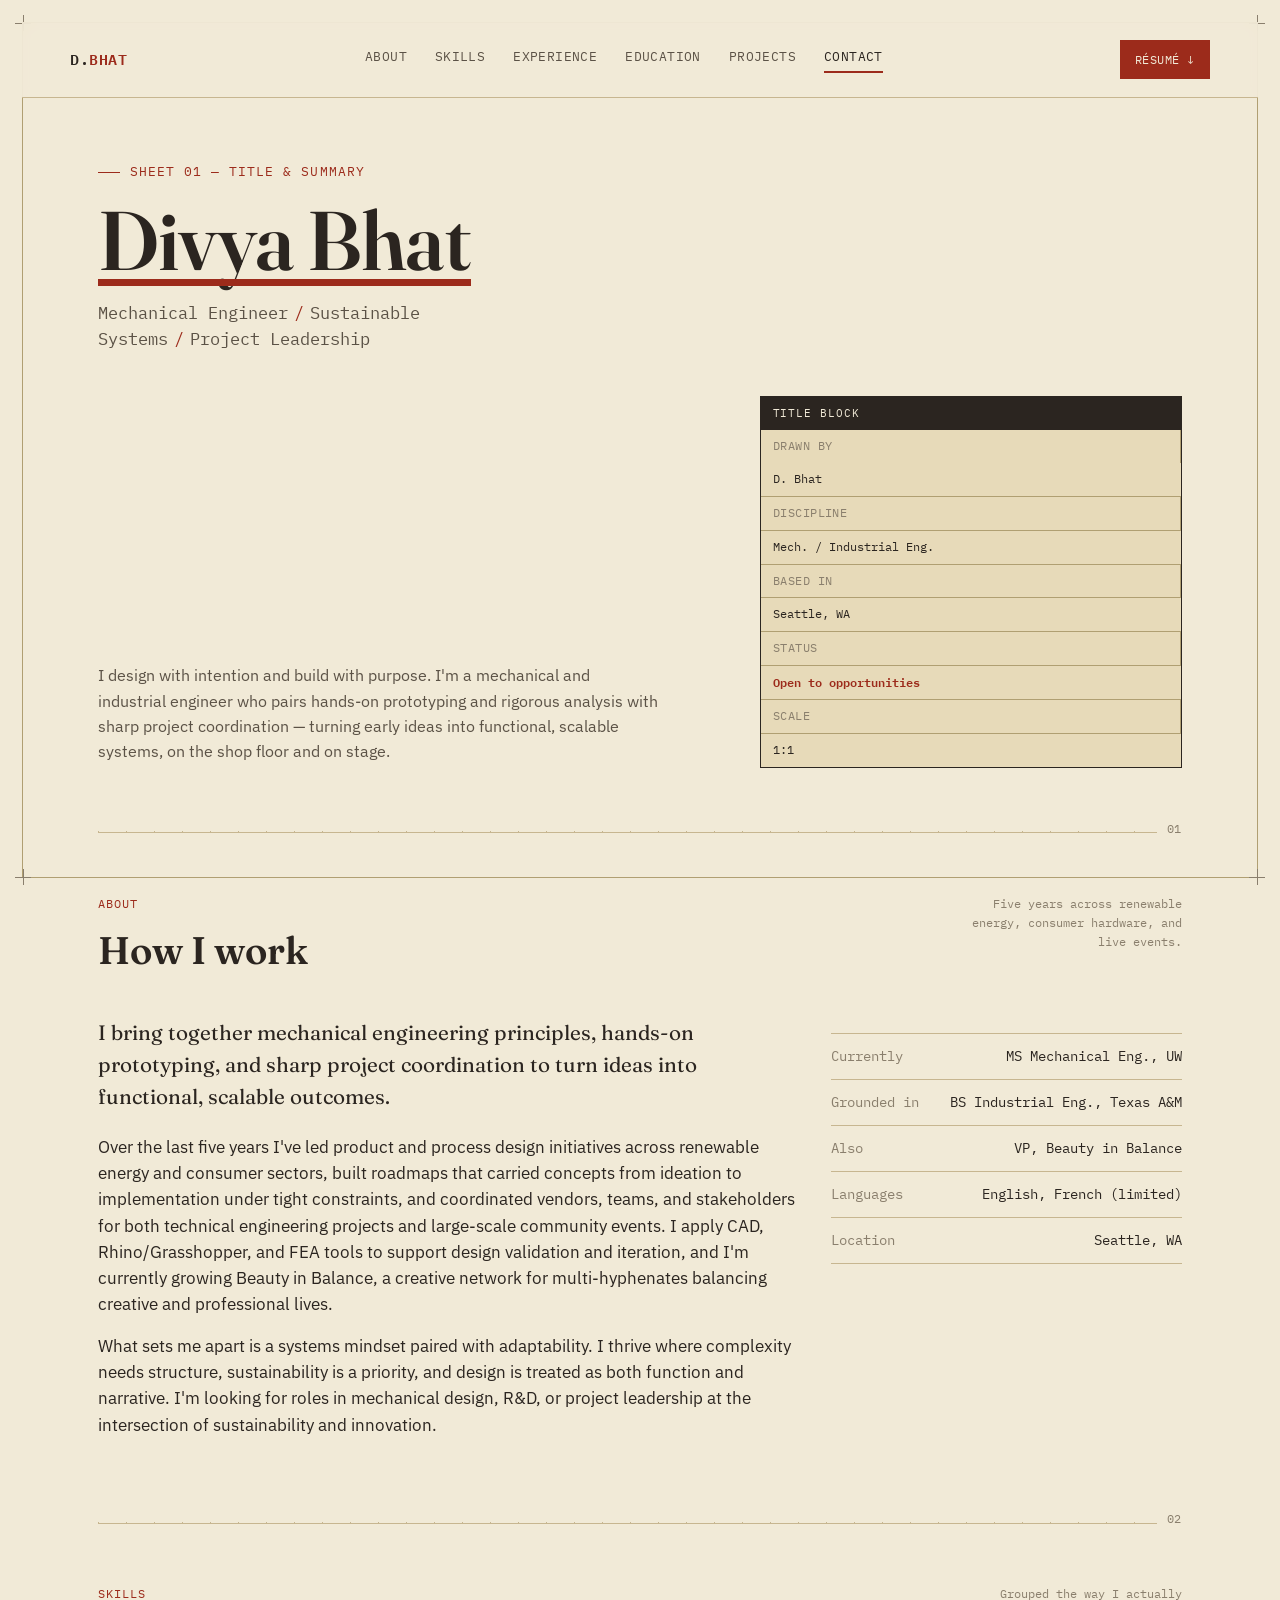
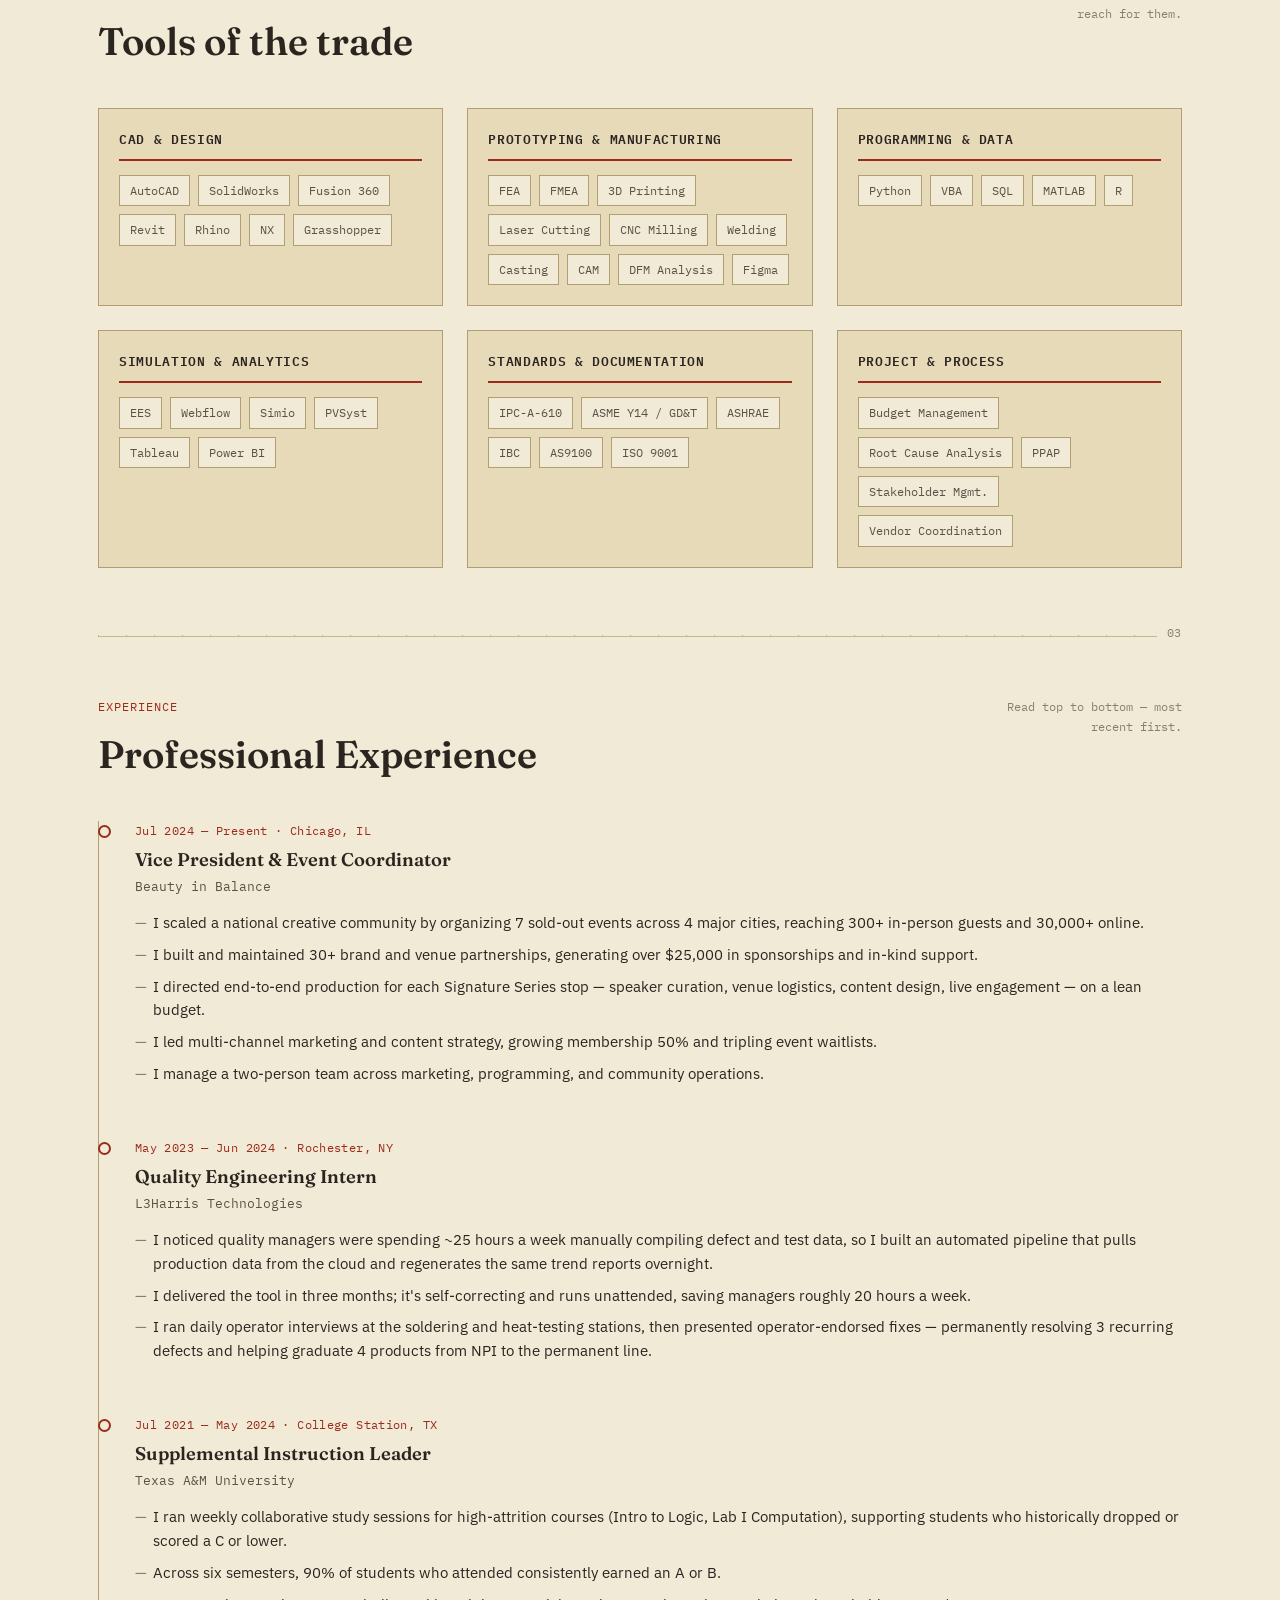
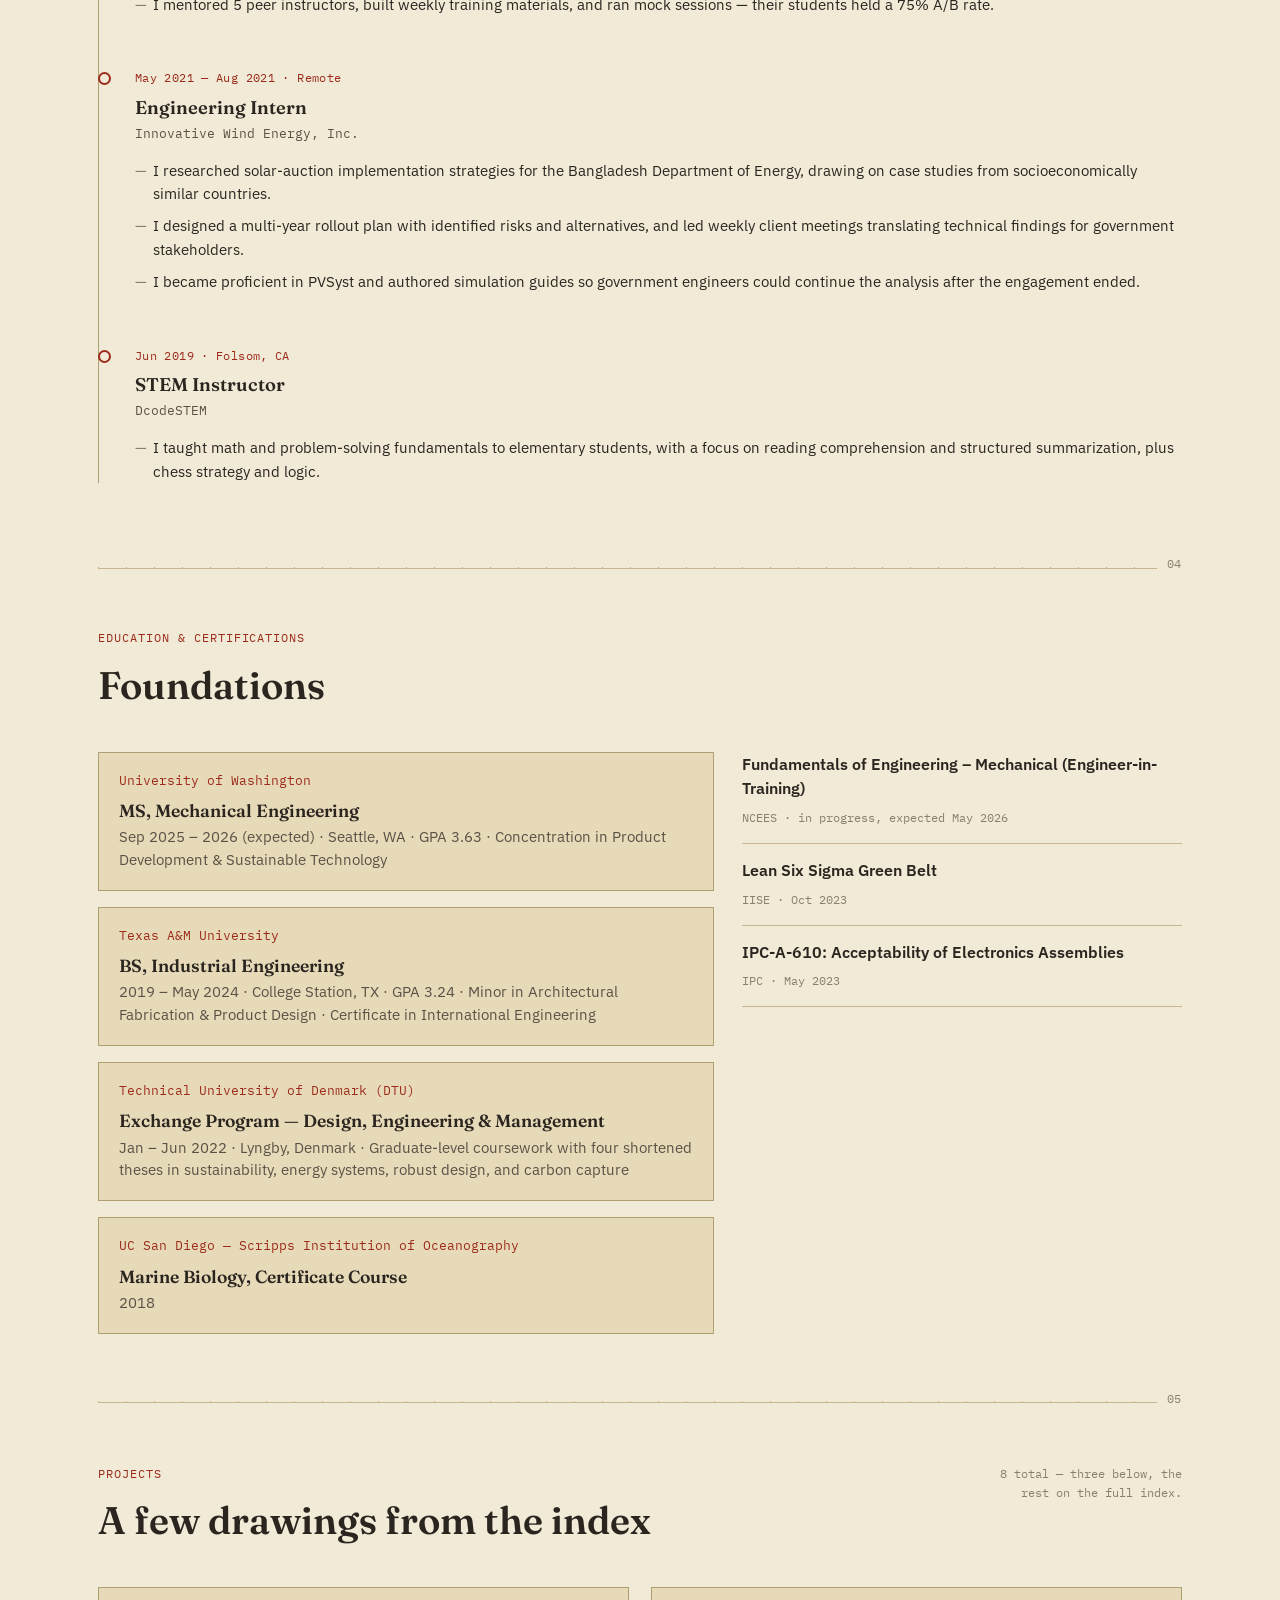
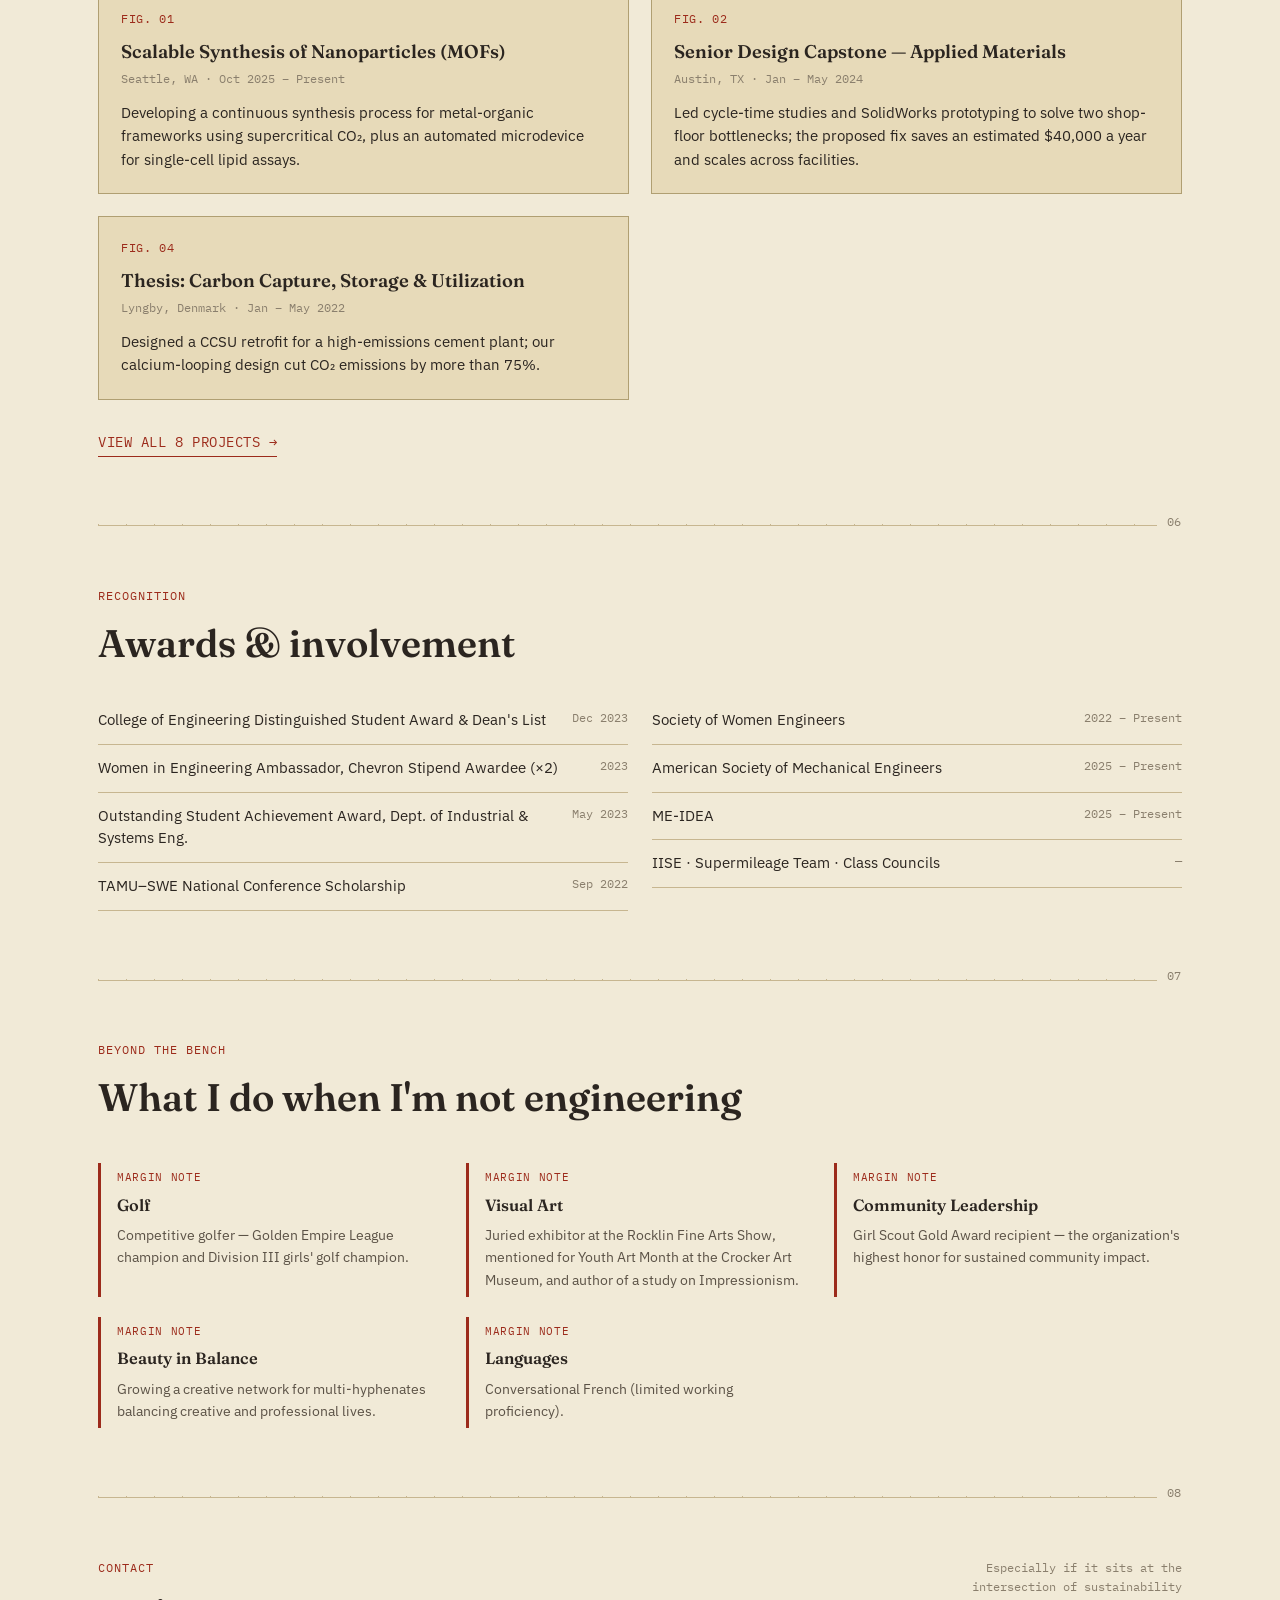
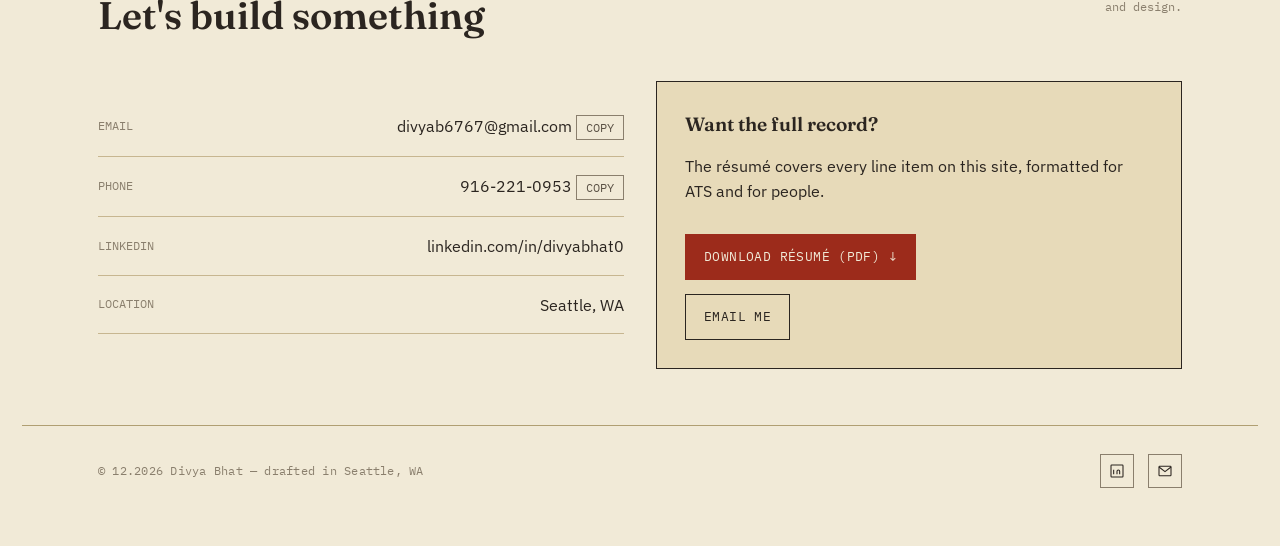
<file: index.html>
<!DOCTYPE html>
<html lang="en">
<head>
<meta charset="UTF-8" />
<meta name="viewport" content="width=device-width, initial-scale=1.0" />
<title>Divya Bhat — Mechanical Engineer &amp; Project Lead</title>
<meta name="description" content="Portfolio of Divya Bhat — mechanical &amp; industrial engineer focused on sustainable systems, product development, and project leadership." />
<link rel="preconnect" href="https://fonts.googleapis.com">
<link rel="preconnect" href="https://fonts.gstatic.com" crossorigin>
<link href="https://fonts.googleapis.com/css2?family=Fraunces:opsz,wght@9..144,500;9..144,600;9..144,700&family=IBM+Plex+Mono:wght@400;500;600&family=IBM+Plex+Sans:wght@400;500;600&display=swap" rel="stylesheet">
<link rel="stylesheet" href="styles.css">
</head>
<body>
<a class="skip-link" href="#main">Skip to content</a>

<div class="sheet-frame" aria-hidden="true">
  <span class="crop tl"></span><span class="crop tr"></span>
  <span class="crop bl"></span><span class="crop br"></span>
</div>

<div class="page-shell">

  <header class="site-header">
    <div class="nav-row">
      <a href="#main" class="logo">D.<span>BHAT</span></a>
      <nav class="nav-links" aria-label="Primary">
        <a href="#about">About</a>
        <a href="#skills">Skills</a>
        <a href="#experience">Experience</a>
        <a href="#education">Education</a>
        <a href="#projects">Projects</a>
        <a href="#contact">Contact</a>
      </nav>
      <a class="nav-cta" href="assets/Divya_Bhat_Resume.pdf" download>Résumé ↓</a>
      <button class="menu-toggle" aria-expanded="false" aria-controls="mobile-nav">MENU</button>
    </div>
    <nav id="mobile-nav" class="mobile-nav" aria-label="Mobile">
      <a href="#about">About</a>
      <a href="#skills">Skills</a>
      <a href="#experience">Experience</a>
      <a href="#education">Education</a>
      <a href="#projects">Projects</a>
      <a href="#contact">Contact</a>
      <a href="projects.html">All Projects</a>
    </nav>
  </header>

  <main id="main">

    <!-- HERO -->
    <section class="hero">
      <div class="container">
        <span class="hero-eyebrow">Sheet 01 — Title &amp; Summary</span>
        <h1 class="hero-name"><span class="underline-it">Divya Bhat</span></h1>
        <p class="hero-role">Mechanical Engineer<span class="sep">/</span>Sustainable Systems<span class="sep">/</span>Project Leadership</p>

        <div class="hero-grid">
          <p class="hero-summary">I design with intention and build with purpose. I'm a mechanical and industrial engineer who pairs hands-on prototyping and rigorous analysis with sharp project coordination — turning early ideas into functional, scalable systems, on the shop floor and on stage.</p>

          <dl class="title-block" aria-label="Drawing title block">
            <div class="tb-head">Title Block</div>
            <dt>Drawn by</dt><dd>D. Bhat</dd>
            <dt>Discipline</dt><dd>Mech. / Industrial Eng.</dd>
            <dt>Based in</dt><dd>Seattle, WA</dd>
            <dt>Status</dt><dd class="redline-text">Open to opportunities</dd>
            <dt>Scale</dt><dd>1:1</dd>
          </dl>
        </div>
      </div>
    </section>

    <div class="ruler" aria-hidden="true"><span class="ruler-line"></span><span class="ruler-tag">01</span></div>

    <!-- ABOUT -->
    <section id="about">
      <div class="container reveal">
        <div class="section-head">
          <div>
            <span class="section-tag">About</span>
            <h2 class="section-title">How I work</h2>
          </div>
          <p class="section-note">Five years across renewable energy, consumer hardware, and live events.</p>
        </div>

        <div class="about-grid">
          <div class="about-copy">
            <p>I bring together mechanical engineering principles, hands-on prototyping, and sharp project coordination to turn ideas into functional, scalable outcomes.</p>
            <p>Over the last five years I've led product and process design initiatives across renewable energy and consumer sectors, built roadmaps that carried concepts from ideation to implementation under tight constraints, and coordinated vendors, teams, and stakeholders for both technical engineering projects and large-scale community events. I apply CAD, Rhino/Grasshopper, and FEA tools to support design validation and iteration, and I'm currently growing Beauty in Balance, a creative network for multi-hyphenates balancing creative and professional lives.</p>
            <p>What sets me apart is a systems mindset paired with adaptability. I thrive where complexity needs structure, sustainability is a priority, and design is treated as both function and narrative. I'm looking for roles in mechanical design, R&amp;D, or project leadership at the intersection of sustainability and innovation.</p>
          </div>
          <dl class="fact-list">
            <div class="fact"><dt>Currently</dt><dd>MS Mechanical Eng., UW</dd></div>
            <div class="fact"><dt>Grounded in</dt><dd>BS Industrial Eng., Texas A&amp;M</dd></div>
            <div class="fact"><dt>Also</dt><dd>VP, Beauty in Balance</dd></div>
            <div class="fact"><dt>Languages</dt><dd>English, French (limited)</dd></div>
            <div class="fact"><dt>Location</dt><dd>Seattle, WA</dd></div>
          </dl>
        </div>
      </div>
    </section>

    <div class="ruler" aria-hidden="true"><span class="ruler-line"></span><span class="ruler-tag">02</span></div>

    <!-- SKILLS -->
    <section id="skills">
      <div class="container reveal">
        <div class="section-head">
          <div>
            <span class="section-tag">Skills</span>
            <h2 class="section-title">Tools of the trade</h2>
          </div>
          <p class="section-note">Grouped the way I actually reach for them.</p>
        </div>

        <div class="skills-grid">
          <div class="skill-card">
            <h3>CAD &amp; Design</h3>
            <div class="chip-row">
              <span class="chip">AutoCAD</span><span class="chip">SolidWorks</span><span class="chip">Fusion 360</span>
              <span class="chip">Revit</span><span class="chip">Rhino</span><span class="chip">NX</span><span class="chip">Grasshopper</span>
            </div>
          </div>
          <div class="skill-card">
            <h3>Prototyping &amp; Manufacturing</h3>
            <div class="chip-row">
              <span class="chip">FEA</span><span class="chip">FMEA</span><span class="chip">3D Printing</span><span class="chip">Laser Cutting</span>
              <span class="chip">CNC Milling</span><span class="chip">Welding</span><span class="chip">Casting</span><span class="chip">CAM</span>
              <span class="chip">DFM Analysis</span><span class="chip">Figma</span>
            </div>
          </div>
          <div class="skill-card">
            <h3>Programming &amp; Data</h3>
            <div class="chip-row">
              <span class="chip">Python</span><span class="chip">VBA</span><span class="chip">SQL</span><span class="chip">MATLAB</span><span class="chip">R</span>
            </div>
          </div>
          <div class="skill-card">
            <h3>Simulation &amp; Analytics</h3>
            <div class="chip-row">
              <span class="chip">EES</span><span class="chip">Webflow</span><span class="chip">Simio</span><span class="chip">PVSyst</span>
              <span class="chip">Tableau</span><span class="chip">Power BI</span>
            </div>
          </div>
          <div class="skill-card">
            <h3>Standards &amp; Documentation</h3>
            <div class="chip-row">
              <span class="chip">IPC-A-610</span><span class="chip">ASME Y14 / GD&amp;T</span><span class="chip">ASHRAE</span>
              <span class="chip">IBC</span><span class="chip">AS9100</span><span class="chip">ISO 9001</span>
            </div>
          </div>
          <div class="skill-card">
            <h3>Project &amp; Process</h3>
            <div class="chip-row">
              <span class="chip">Budget Management</span><span class="chip">Root Cause Analysis</span><span class="chip">PPAP</span>
              <span class="chip">Stakeholder Mgmt.</span><span class="chip">Vendor Coordination</span>
            </div>
          </div>
        </div>
      </div>
    </section>

    <div class="ruler" aria-hidden="true"><span class="ruler-line"></span><span class="ruler-tag">03</span></div>

    <!-- EXPERIENCE -->
    <section id="experience">
      <div class="container reveal">
        <div class="section-head">
          <div>
            <span class="section-tag">Experience</span>
            <h2 class="section-title">Professional Experience</h2>
          </div>
          <p class="section-note">Read top to bottom — most recent first.</p>
        </div>

        <ol class="timeline">
          <li class="timeline-item">
            <span class="tl-meta">Jul 2024 — Present · Chicago, IL</span>
            <h3 class="tl-role">Vice President &amp; Event Coordinator</h3>
            <span class="tl-org">Beauty in Balance</span>
            <ul class="tl-bullets">
              <li>I scaled a national creative community by organizing 7 sold-out events across 4 major cities, reaching 300+ in-person guests and 30,000+ online.</li>
              <li>I built and maintained 30+ brand and venue partnerships, generating over $25,000 in sponsorships and in-kind support.</li>
              <li>I directed end-to-end production for each Signature Series stop — speaker curation, venue logistics, content design, live engagement — on a lean budget.</li>
              <li>I led multi-channel marketing and content strategy, growing membership 50% and tripling event waitlists.</li>
              <li>I manage a two-person team across marketing, programming, and community operations.</li>
            </ul>
          </li>

          <li class="timeline-item">
            <span class="tl-meta">May 2023 — Jun 2024 · Rochester, NY</span>
            <h3 class="tl-role">Quality Engineering Intern</h3>
            <span class="tl-org">L3Harris Technologies</span>
            <ul class="tl-bullets">
              <li>I noticed quality managers were spending ~25 hours a week manually compiling defect and test data, so I built an automated pipeline that pulls production data from the cloud and regenerates the same trend reports overnight.</li>
              <li>I delivered the tool in three months; it's self-correcting and runs unattended, saving managers roughly 20 hours a week.</li>
              <li>I ran daily operator interviews at the soldering and heat-testing stations, then presented operator-endorsed fixes — permanently resolving 3 recurring defects and helping graduate 4 products from NPI to the permanent line.</li>
            </ul>
          </li>

          <li class="timeline-item">
            <span class="tl-meta">Jul 2021 — May 2024 · College Station, TX</span>
            <h3 class="tl-role">Supplemental Instruction Leader</h3>
            <span class="tl-org">Texas A&amp;M University</span>
            <ul class="tl-bullets">
              <li>I ran weekly collaborative study sessions for high-attrition courses (Intro to Logic, Lab I Computation), supporting students who historically dropped or scored a C or lower.</li>
              <li>Across six semesters, 90% of students who attended consistently earned an A or B.</li>
              <li>I mentored 5 peer instructors, built weekly training materials, and ran mock sessions — their students held a 75% A/B rate.</li>
            </ul>
          </li>

          <li class="timeline-item">
            <span class="tl-meta">May 2021 — Aug 2021 · Remote</span>
            <h3 class="tl-role">Engineering Intern</h3>
            <span class="tl-org">Innovative Wind Energy, Inc.</span>
            <ul class="tl-bullets">
              <li>I researched solar-auction implementation strategies for the Bangladesh Department of Energy, drawing on case studies from socioeconomically similar countries.</li>
              <li>I designed a multi-year rollout plan with identified risks and alternatives, and led weekly client meetings translating technical findings for government stakeholders.</li>
              <li>I became proficient in PVSyst and authored simulation guides so government engineers could continue the analysis after the engagement ended.</li>
            </ul>
          </li>

          <li class="timeline-item">
            <span class="tl-meta">Jun 2019 · Folsom, CA</span>
            <h3 class="tl-role">STEM Instructor</h3>
            <span class="tl-org">DcodeSTEM</span>
            <ul class="tl-bullets">
              <li>I taught math and problem-solving fundamentals to elementary students, with a focus on reading comprehension and structured summarization, plus chess strategy and logic.</li>
            </ul>
          </li>
        </ol>
      </div>
    </section>

    <div class="ruler" aria-hidden="true"><span class="ruler-line"></span><span class="ruler-tag">04</span></div>

    <!-- EDUCATION + CERTIFICATIONS -->
    <section id="education">
      <div class="container reveal">
        <div class="section-head">
          <div>
            <span class="section-tag">Education &amp; Certifications</span>
            <h2 class="section-title">Foundations</h2>
          </div>
        </div>

        <div class="edu-cert-grid">
          <div>
            <div class="edu-card">
              <span class="edu-school">University of Washington</span>
              <h3 class="edu-degree">MS, Mechanical Engineering</h3>
              <p class="edu-detail">Sep 2025 – 2026 (expected) · Seattle, WA · GPA 3.63 · Concentration in Product Development &amp; Sustainable Technology</p>
            </div>
            <div class="edu-card">
              <span class="edu-school">Texas A&amp;M University</span>
              <h3 class="edu-degree">BS, Industrial Engineering</h3>
              <p class="edu-detail">2019 – May 2024 · College Station, TX · GPA 3.24 · Minor in Architectural Fabrication &amp; Product Design · Certificate in International Engineering</p>
            </div>
            <div class="edu-card">
              <span class="edu-school">Technical University of Denmark (DTU)</span>
              <h3 class="edu-degree">Exchange Program — Design, Engineering &amp; Management</h3>
              <p class="edu-detail">Jan – Jun 2022 · Lyngby, Denmark · Graduate-level coursework with four shortened theses in sustainability, energy systems, robust design, and carbon capture</p>
            </div>
            <div class="edu-card">
              <span class="edu-school">UC San Diego — Scripps Institution of Oceanography</span>
              <h3 class="edu-degree">Marine Biology, Certificate Course</h3>
              <p class="edu-detail">2018</p>
            </div>
          </div>

          <div>
            <ul class="cert-list">
              <li class="cert">
                <span class="cert-name">Fundamentals of Engineering – Mechanical (Engineer-in-Training)</span>
                <span class="cert-meta">NCEES · in progress, expected May 2026</span>
              </li>
              <li class="cert">
                <span class="cert-name">Lean Six Sigma Green Belt</span>
                <span class="cert-meta">IISE · Oct 2023</span>
              </li>
              <li class="cert">
                <span class="cert-name">IPC-A-610: Acceptability of Electronics Assemblies</span>
                <span class="cert-meta">IPC · May 2023</span>
              </li>
            </ul>
          </div>
        </div>
      </div>
    </section>

    <div class="ruler" aria-hidden="true"><span class="ruler-line"></span><span class="ruler-tag">05</span></div>

    <!-- PROJECTS PREVIEW -->
    <section id="projects">
      <div class="container reveal">
        <div class="section-head">
          <div>
            <span class="section-tag">Projects</span>
            <h2 class="section-title">A few drawings from the index</h2>
          </div>
          <p class="section-note">8 total — three below, the rest on the full index.</p>
        </div>

        <div class="project-grid">
          <article class="project-card">
            <span class="corner-tick" aria-hidden="true"></span>
            <span class="project-tag">FIG. 01</span>
            <h3 class="project-title">Scalable Synthesis of Nanoparticles (MOFs)</h3>
            <span class="project-meta">Seattle, WA · Oct 2025 – Present</span>
            <p class="project-desc">Developing a continuous synthesis process for metal-organic frameworks using supercritical CO₂, plus an automated microdevice for single-cell lipid assays.</p>
          </article>

          <article class="project-card">
            <span class="corner-tick" aria-hidden="true"></span>
            <span class="project-tag">FIG. 02</span>
            <h3 class="project-title">Senior Design Capstone — Applied Materials</h3>
            <span class="project-meta">Austin, TX · Jan – May 2024</span>
            <p class="project-desc">Led cycle-time studies and SolidWorks prototyping to solve two shop-floor bottlenecks; the proposed fix saves an estimated $40,000 a year and scales across facilities.</p>
          </article>

          <article class="project-card">
            <span class="corner-tick" aria-hidden="true"></span>
            <span class="project-tag">FIG. 04</span>
            <h3 class="project-title">Thesis: Carbon Capture, Storage &amp; Utilization</h3>
            <span class="project-meta">Lyngby, Denmark · Jan – May 2022</span>
            <p class="project-desc">Designed a CCSU retrofit for a high-emissions cement plant; our calcium-looping design cut CO₂ emissions by more than 75%.</p>
          </article>
        </div>

        <a class="view-all" href="projects.html">View all 8 projects →</a>
      </div>
    </section>

    <div class="ruler" aria-hidden="true"><span class="ruler-line"></span><span class="ruler-tag">06</span></div>

    <!-- AWARDS + INVOLVEMENT -->
    <section id="awards">
      <div class="container reveal">
        <div class="section-head">
          <div>
            <span class="section-tag">Recognition</span>
            <h2 class="section-title">Awards &amp; involvement</h2>
          </div>
        </div>
        <div class="award-grid">
          <ul class="award-list">
            <li><span>College of Engineering Distinguished Student Award &amp; Dean's List</span><span class="award-date">Dec 2023</span></li>
            <li><span>Women in Engineering Ambassador, Chevron Stipend Awardee (×2)</span><span class="award-date">2023</span></li>
            <li><span>Outstanding Student Achievement Award, Dept. of Industrial &amp; Systems Eng.</span><span class="award-date">May 2023</span></li>
            <li><span>TAMU–SWE National Conference Scholarship</span><span class="award-date">Sep 2022</span></li>
          </ul>
          <ul class="involve-list">
            <li><span>Society of Women Engineers</span><span class="award-date">2022 – Present</span></li>
            <li><span>American Society of Mechanical Engineers</span><span class="award-date">2025 – Present</span></li>
            <li><span>ME-IDEA</span><span class="award-date">2025 – Present</span></li>
            <li><span>IISE · Supermileage Team · Class Councils</span><span class="award-date">—</span></li>
          </ul>
        </div>
      </div>
    </section>

    <div class="ruler" aria-hidden="true"><span class="ruler-line"></span><span class="ruler-tag">07</span></div>

    <!-- HOBBIES -->
    <section id="hobbies">
      <div class="container reveal">
        <div class="section-head">
          <div>
            <span class="section-tag">Beyond the Bench</span>
            <h2 class="section-title">What I do when I'm not engineering</h2>
          </div>
        </div>
        <div class="margin-grid">
          <div class="margin-note">
            <span class="mn-tag">Margin note</span>
            <h3>Golf</h3>
            <p>Competitive golfer — Golden Empire League champion and Division III girls' golf champion.</p>
          </div>
          <div class="margin-note">
            <span class="mn-tag">Margin note</span>
            <h3>Visual Art</h3>
            <p>Juried exhibitor at the Rocklin Fine Arts Show, mentioned for Youth Art Month at the Crocker Art Museum, and author of a study on Impressionism.</p>
          </div>
          <div class="margin-note">
            <span class="mn-tag">Margin note</span>
            <h3>Community Leadership</h3>
            <p>Girl Scout Gold Award recipient — the organization's highest honor for sustained community impact.</p>
          </div>
          <div class="margin-note">
            <span class="mn-tag">Margin note</span>
            <h3>Beauty in Balance</h3>
            <p>Growing a creative network for multi-hyphenates balancing creative and professional lives.</p>
          </div>
          <div class="margin-note">
            <span class="mn-tag">Margin note</span>
            <h3>Languages</h3>
            <p>Conversational French (limited working proficiency).</p>
          </div>
        </div>
      </div>
    </section>

    <div class="ruler" aria-hidden="true"><span class="ruler-line"></span><span class="ruler-tag">08</span></div>

    <!-- CONTACT -->
    <section id="contact">
      <div class="container reveal">
        <div class="section-head">
          <div>
            <span class="section-tag">Contact</span>
            <h2 class="section-title">Let's build something</h2>
          </div>
          <p class="section-note">Especially if it sits at the intersection of sustainability and design.</p>
        </div>

        <div class="contact-grid">
          <dl class="contact-list">
            <div class="c-item">
              <dt class="c-label">Email</dt>
              <dd class="c-value">
                <a href="mailto:divyab6767@gmail.com">divyab6767@gmail.com</a>
                <button class="copy-btn" data-copy="divyab6767@gmail.com" type="button">Copy</button>
              </dd>
            </div>
            <div class="c-item">
              <dt class="c-label">Phone</dt>
              <dd class="c-value">
                <a href="tel:+19162210953">916-221-0953</a>
                <button class="copy-btn" data-copy="916-221-0953" type="button">Copy</button>
              </dd>
            </div>
            <div class="c-item">
              <dt class="c-label">LinkedIn</dt>
              <dd class="c-value"><a href="https://www.linkedin.com/in/divyabhat0" target="_blank" rel="noopener">linkedin.com/in/divyabhat0</a></dd>
            </div>
            <div class="c-item">
              <dt class="c-label">Location</dt>
              <dd class="c-value">Seattle, WA</dd>
            </div>
          </dl>

          <div class="resume-panel">
            <h3>Want the full record?</h3>
            <p>The résumé covers every line item on this site, formatted for ATS and for people.</p>
            <a class="btn-primary" href="assets/Divya_Bhat_Resume.pdf" download>Download Résumé (PDF) ↓</a>
            <a class="btn-outline" href="mailto:divyab6767@gmail.com">Email Me</a>
          </div>
        </div>
      </div>
    </section>

  </main>

  <footer class="site-footer">
    <div class="container footer-row">
      <span class="footer-mono">© <span data-date-stamp>2026</span> Divya Bhat — drafted in Seattle, WA</span>
      <div class="social-row">
        <a href="https://www.linkedin.com/in/divyabhat0" target="_blank" rel="noopener" aria-label="LinkedIn">
          <svg viewBox="0 0 24 24" fill="none" stroke-width="1.6" aria-hidden="true"><rect x="3" y="3" width="18" height="18" rx="1"/><path d="M7 10v7M7 7v.01M12 17v-4.5a2 2 0 0 1 4 0V17M12 12.5V17"/></svg>
        </a>
        <a href="mailto:divyab6767@gmail.com" aria-label="Email">
          <svg viewBox="0 0 24 24" fill="none" stroke-width="1.6" aria-hidden="true"><rect x="3" y="5" width="18" height="14" rx="1"/><path d="M3 6l9 7 9-7"/></svg>
        </a>
      </div>
    </div>
  </footer>

</div>

<button class="to-top" aria-label="Back to top" type="button">
  <svg width="16" height="16" viewBox="0 0 24 24" fill="none" stroke-width="2" aria-hidden="true"><path d="M12 19V5M5 12l7-7 7 7"/></svg>
</button>

<script src="script.js"></script>
</body>
</html>
</file>
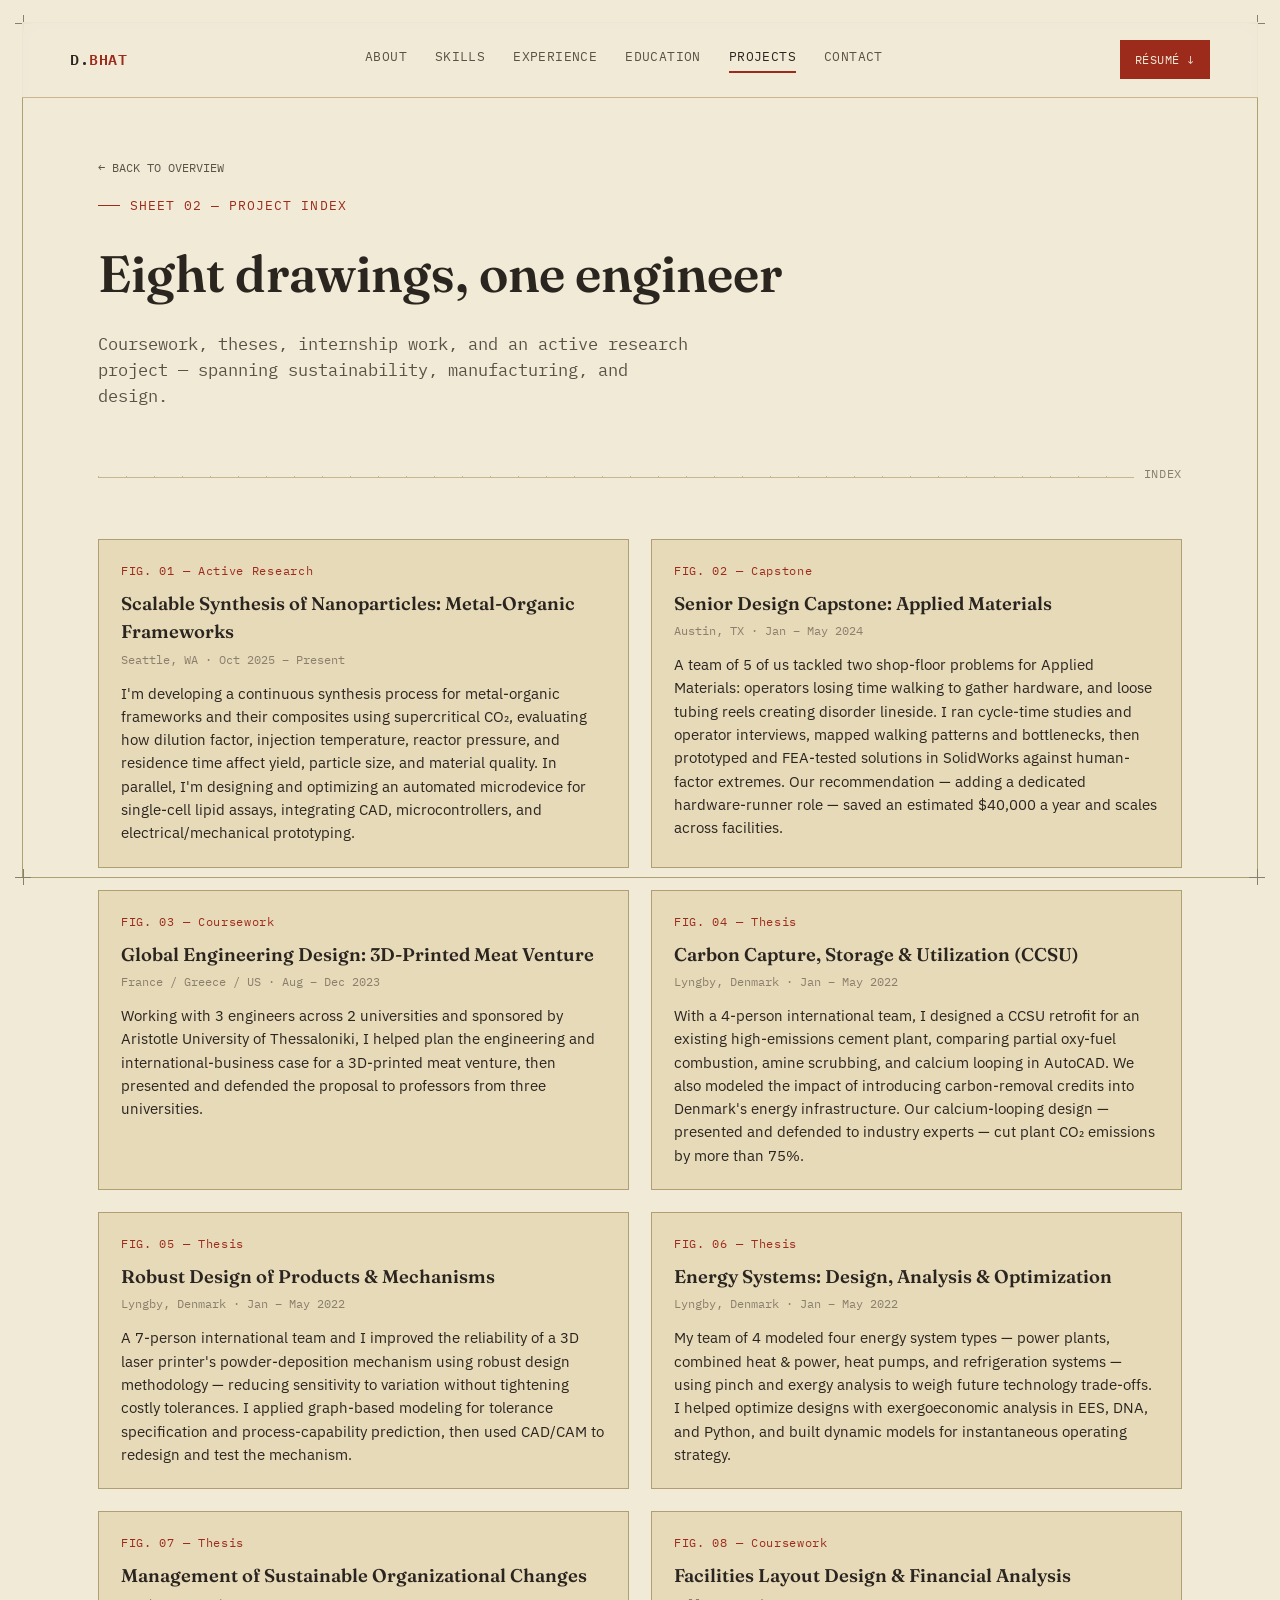
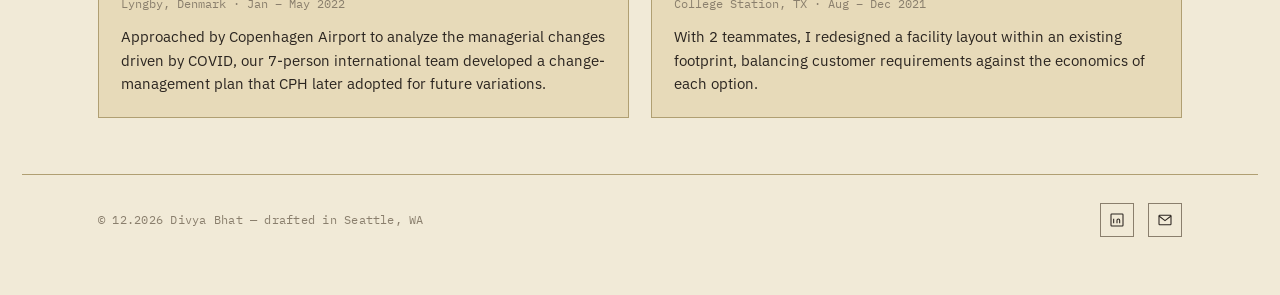
<file: projects.html>
<!DOCTYPE html>
<html lang="en">
<head>
<meta charset="UTF-8" />
<meta name="viewport" content="width=device-width, initial-scale=1.0" />
<title>Projects — Divya Bhat</title>
<meta name="description" content="Full project index for Divya Bhat — mechanical and industrial engineering work across sustainability, manufacturing, and design." />
<link rel="preconnect" href="https://fonts.googleapis.com">
<link rel="preconnect" href="https://fonts.gstatic.com" crossorigin>
<link href="https://fonts.googleapis.com/css2?family=Fraunces:opsz,wght@9..144,500;9..144,600;9..144,700&family=IBM+Plex+Mono:wght@400;500;600&family=IBM+Plex+Sans:wght@400;500;600&display=swap" rel="stylesheet">
<link rel="stylesheet" href="styles.css">
</head>
<body>
<a class="skip-link" href="#main">Skip to content</a>

<div class="sheet-frame" aria-hidden="true">
  <span class="crop tl"></span><span class="crop tr"></span>
  <span class="crop bl"></span><span class="crop br"></span>
</div>

<div class="page-shell">

  <header class="site-header">
    <div class="nav-row">
      <a href="index.html" class="logo">D.<span>BHAT</span></a>
      <nav class="nav-links" aria-label="Primary">
        <a href="index.html#about">About</a>
        <a href="index.html#skills">Skills</a>
        <a href="index.html#experience">Experience</a>
        <a href="index.html#education">Education</a>
        <a href="projects.html" class="active">Projects</a>
        <a href="index.html#contact">Contact</a>
      </nav>
      <a class="nav-cta" href="assets/Divya_Bhat_Resume.pdf" download>Résumé ↓</a>
      <button class="menu-toggle" aria-expanded="false" aria-controls="mobile-nav">MENU</button>
    </div>
    <nav id="mobile-nav" class="mobile-nav" aria-label="Mobile">
      <a href="index.html#about">About</a>
      <a href="index.html#skills">Skills</a>
      <a href="index.html#experience">Experience</a>
      <a href="index.html#education">Education</a>
      <a href="projects.html">Projects</a>
      <a href="index.html#contact">Contact</a>
    </nav>
  </header>

  <main id="main">

    <section class="page-hero">
      <div class="container">
        <a class="back-link" href="index.html">← Back to overview</a>
        <span class="hero-eyebrow">Sheet 02 — Project Index</span>
        <h1 class="section-title" style="font-size:clamp(2rem,5vw,3.2rem);">Eight drawings, one engineer</h1>
        <p class="hero-role" style="max-width:60ch;">Coursework, theses, internship work, and an active research project — spanning sustainability, manufacturing, and design.</p>
      </div>
    </section>

    <div class="ruler" aria-hidden="true"><span class="ruler-line"></span><span class="ruler-tag">Index</span></div>

    <section>
      <div class="container reveal">
        <div class="project-grid">

          <article class="project-card">
            <span class="corner-tick" aria-hidden="true"></span>
            <span class="project-tag">FIG. 01 — Active Research</span>
            <h3 class="project-title">Scalable Synthesis of Nanoparticles: Metal-Organic Frameworks</h3>
            <span class="project-meta">Seattle, WA · Oct 2025 – Present</span>
            <p class="project-desc">I'm developing a continuous synthesis process for metal-organic frameworks and their composites using supercritical CO₂, evaluating how dilution factor, injection temperature, reactor pressure, and residence time affect yield, particle size, and material quality. In parallel, I'm designing and optimizing an automated microdevice for single-cell lipid assays, integrating CAD, microcontrollers, and electrical/mechanical prototyping.</p>
          </article>

          <article class="project-card">
            <span class="corner-tick" aria-hidden="true"></span>
            <span class="project-tag">FIG. 02 — Capstone</span>
            <h3 class="project-title">Senior Design Capstone: Applied Materials</h3>
            <span class="project-meta">Austin, TX · Jan – May 2024</span>
            <p class="project-desc">A team of 5 of us tackled two shop-floor problems for Applied Materials: operators losing time walking to gather hardware, and loose tubing reels creating disorder lineside. I ran cycle-time studies and operator interviews, mapped walking patterns and bottlenecks, then prototyped and FEA-tested solutions in SolidWorks against human-factor extremes. Our recommendation — adding a dedicated hardware-runner role — saved an estimated $40,000 a year and scales across facilities.</p>
          </article>

          <article class="project-card">
            <span class="corner-tick" aria-hidden="true"></span>
            <span class="project-tag">FIG. 03 — Coursework</span>
            <h3 class="project-title">Global Engineering Design: 3D-Printed Meat Venture</h3>
            <span class="project-meta">France / Greece / US · Aug – Dec 2023</span>
            <p class="project-desc">Working with 3 engineers across 2 universities and sponsored by Aristotle University of Thessaloniki, I helped plan the engineering and international-business case for a 3D-printed meat venture, then presented and defended the proposal to professors from three universities.</p>
          </article>

          <article class="project-card">
            <span class="corner-tick" aria-hidden="true"></span>
            <span class="project-tag">FIG. 04 — Thesis</span>
            <h3 class="project-title">Carbon Capture, Storage &amp; Utilization (CCSU)</h3>
            <span class="project-meta">Lyngby, Denmark · Jan – May 2022</span>
            <p class="project-desc">With a 4-person international team, I designed a CCSU retrofit for an existing high-emissions cement plant, comparing partial oxy-fuel combustion, amine scrubbing, and calcium looping in AutoCAD. We also modeled the impact of introducing carbon-removal credits into Denmark's energy infrastructure. Our calcium-looping design — presented and defended to industry experts — cut plant CO₂ emissions by more than 75%.</p>
          </article>

          <article class="project-card">
            <span class="corner-tick" aria-hidden="true"></span>
            <span class="project-tag">FIG. 05 — Thesis</span>
            <h3 class="project-title">Robust Design of Products &amp; Mechanisms</h3>
            <span class="project-meta">Lyngby, Denmark · Jan – May 2022</span>
            <p class="project-desc">A 7-person international team and I improved the reliability of a 3D laser printer's powder-deposition mechanism using robust design methodology — reducing sensitivity to variation without tightening costly tolerances. I applied graph-based modeling for tolerance specification and process-capability prediction, then used CAD/CAM to redesign and test the mechanism.</p>
          </article>

          <article class="project-card">
            <span class="corner-tick" aria-hidden="true"></span>
            <span class="project-tag">FIG. 06 — Thesis</span>
            <h3 class="project-title">Energy Systems: Design, Analysis &amp; Optimization</h3>
            <span class="project-meta">Lyngby, Denmark · Jan – May 2022</span>
            <p class="project-desc">My team of 4 modeled four energy system types — power plants, combined heat &amp; power, heat pumps, and refrigeration systems — using pinch and exergy analysis to weigh future technology trade-offs. I helped optimize designs with exergoeconomic analysis in EES, DNA, and Python, and built dynamic models for instantaneous operating strategy.</p>
          </article>

          <article class="project-card">
            <span class="corner-tick" aria-hidden="true"></span>
            <span class="project-tag">FIG. 07 — Thesis</span>
            <h3 class="project-title">Management of Sustainable Organizational Changes</h3>
            <span class="project-meta">Lyngby, Denmark · Jan – May 2022</span>
            <p class="project-desc">Approached by Copenhagen Airport to analyze the managerial changes driven by COVID, our 7-person international team developed a change-management plan that CPH later adopted for future variations.</p>
          </article>

          <article class="project-card">
            <span class="corner-tick" aria-hidden="true"></span>
            <span class="project-tag">FIG. 08 — Coursework</span>
            <h3 class="project-title">Facilities Layout Design &amp; Financial Analysis</h3>
            <span class="project-meta">College Station, TX · Aug – Dec 2021</span>
            <p class="project-desc">With 2 teammates, I redesigned a facility layout within an existing footprint, balancing customer requirements against the economics of each option.</p>
          </article>

        </div>
      </div>
    </section>

  </main>

  <footer class="site-footer">
    <div class="container footer-row">
      <span class="footer-mono">© <span data-date-stamp>2026</span> Divya Bhat — drafted in Seattle, WA</span>
      <div class="social-row">
        <a href="https://www.linkedin.com/in/divyabhat0" target="_blank" rel="noopener" aria-label="LinkedIn">
          <svg viewBox="0 0 24 24" fill="none" stroke-width="1.6" aria-hidden="true"><rect x="3" y="3" width="18" height="18" rx="1"/><path d="M7 10v7M7 7v.01M12 17v-4.5a2 2 0 0 1 4 0V17M12 12.5V17"/></svg>
        </a>
        <a href="mailto:divyab6767@gmail.com" aria-label="Email">
          <svg viewBox="0 0 24 24" fill="none" stroke-width="1.6" aria-hidden="true"><rect x="3" y="5" width="18" height="14" rx="1"/><path d="M3 6l9 7 9-7"/></svg>
        </a>
      </div>
    </div>
  </footer>

</div>

<button class="to-top" aria-label="Back to top" type="button">
  <svg width="16" height="16" viewBox="0 0 24 24" fill="none" stroke-width="2" aria-hidden="true"><path d="M12 19V5M5 12l7-7 7 7"/></svg>
</button>

<script src="script.js"></script>
</body>
</html>
</file>
<file: styles.css>
/* =========================================================
   DIVYA BHAT — PORTFOLIO
   Design concept: an engineering drawing sheet.
   Beige tracing paper, dark "redline" ink for annotations,
   tick-mark rulers as dividers, and a real title block in
   the hero, the way a mechanical drawing carries one.
   ========================================================= */

:root {
  /* Color tokens */
  --paper: #f1ead7;
  --paper-deep: #e7dab9;
  --paper-deeper: #ddcca3;
  --ink: #2b2520;
  --ink-soft: #5b5246;
  --ink-faint: #8a7f6d;
  --redline: #9c2b1b;
  --redline-deep: #6e1b10;
  --redline-soft: rgba(156, 43, 27, 0.12);
  --line: #c7b690;
  --line-strong: #b09f72;

  /* Type */
  --font-display: "Fraunces", "Iowan Old Style", serif;
  --font-body: "IBM Plex Sans", -apple-system, sans-serif;
  --font-mono: "IBM Plex Mono", "SFMono-Regular", monospace;

  /* Spacing / layout */
  --frame-gap: 14px;
  --max-w: 1180px;
  --radius: 2px;
}

@media (min-width: 700px) {
  :root { --frame-gap: 22px; }
}

* { box-sizing: border-box; }

html {
  scroll-behavior: smooth;
}

@media (prefers-reduced-motion: reduce) {
  html { scroll-behavior: auto; }
  *, *::before, *::after {
    animation-duration: 0.001ms !important;
    animation-iteration-count: 1 !important;
    transition-duration: 0.001ms !important;
    scroll-behavior: auto !important;
  }
}

body {
  margin: 0;
  background: var(--paper);
  color: var(--ink);
  font-family: var(--font-body);
  font-size: 16px;
  line-height: 1.55;
  -webkit-font-smoothing: antialiased;
}

img { max-width: 100%; display: block; }

a {
  color: inherit;
  text-decoration: none;
}

h1, h2, h3, h4 {
  font-family: var(--font-display);
  font-weight: 600;
  margin: 0;
  color: var(--ink);
}

p { margin: 0 0 1em; }

ul { margin: 0; padding: 0; }
li { list-style: none; }

.visually-hidden {
  position: absolute;
  width: 1px; height: 1px;
  overflow: hidden;
  clip: rect(0 0 0 0);
  white-space: nowrap;
}

/* Skip link */
.skip-link {
  position: absolute;
  left: -999px;
  top: 0;
  background: var(--redline);
  color: var(--paper);
  padding: 10px 16px;
  font-family: var(--font-mono);
  font-size: 0.85rem;
  z-index: 200;
}
.skip-link:focus {
  left: var(--frame-gap);
  top: var(--frame-gap);
}

/* Focus visibility everywhere */
a:focus-visible,
button:focus-visible,
.chip:focus-visible {
  outline: 2px solid var(--redline);
  outline-offset: 3px;
}

/* =========================================================
   DRAWING SHEET FRAME
   The whole page sits inside a bordered "sheet" with
   registration crop marks at each corner — fixed, so the
   page always reads as one continuous drawing.
   ========================================================= */
.sheet-frame {
  position: fixed;
  inset: var(--frame-gap);
  border: 1px solid var(--line-strong);
  pointer-events: none;
  z-index: 5;
}
.crop {
  position: absolute;
  width: 16px;
  height: 16px;
  pointer-events: none;
}
.crop::before, .crop::after {
  content: "";
  position: absolute;
  background: var(--ink-faint);
}
.crop::before { width: 100%; height: 1px; top: 50%; }
.crop::after { width: 1px; height: 100%; left: 50%; }
.crop.tl { top: -8px; left: -8px; }
.crop.tr { top: -8px; right: -8px; }
.crop.bl { bottom: -8px; left: -8px; }
.crop.br { bottom: -8px; right: -8px; }

.page-shell {
  position: relative;
  margin: var(--frame-gap);
  z-index: 10;
}

@media (min-width: 700px) {
  .page-shell { margin: var(--frame-gap); }
}

.container {
  max-width: var(--max-w);
  margin: 0 auto;
  padding: 0 24px;
}

@media (min-width: 700px) {
  .container { padding: 0 48px; }
}

/* =========================================================
   HEADER / NAV
   ========================================================= */
.site-header {
  position: sticky;
  top: var(--frame-gap);
  z-index: 100;
  background: rgba(241, 234, 215, 0.92);
  backdrop-filter: blur(6px);
  border-bottom: 1px solid var(--line);
}

.nav-row {
  display: flex;
  align-items: center;
  justify-content: space-between;
  padding: 16px 24px;
}

@media (min-width: 700px) {
  .nav-row { padding: 18px 48px; }
}

.logo {
  font-family: var(--font-mono);
  font-size: 0.95rem;
  letter-spacing: 0.04em;
  font-weight: 600;
}
.logo span { color: var(--redline); }

.nav-links {
  display: none;
  gap: 28px;
  align-items: center;
}

@media (min-width: 800px) {
  .nav-links { display: flex; }
}

.nav-links a {
  font-family: var(--font-mono);
  font-size: 0.82rem;
  letter-spacing: 0.03em;
  text-transform: uppercase;
  color: var(--ink-soft);
  position: relative;
  padding-bottom: 6px;
}
.nav-links a::after {
  content: "";
  position: absolute;
  left: 0; bottom: 0;
  width: 100%;
  height: 2px;
  background: var(--redline);
  transform: scaleX(0);
  transform-origin: left;
  transition: transform 0.25s ease;
}
.nav-links a:hover::after,
.nav-links a:focus-visible::after,
.nav-links a.active::after {
  transform: scaleX(1);
}
.nav-links a.active { color: var(--ink); }

.nav-cta {
  font-family: var(--font-mono);
  font-size: 0.78rem;
  text-transform: uppercase;
  letter-spacing: 0.04em;
  background: var(--redline);
  color: var(--paper) !important;
  padding: 9px 14px;
  border: 1px solid var(--redline);
  white-space: nowrap;
  transition: background 0.2s ease, color 0.2s ease;
}
.nav-cta:hover {
  background: transparent;
  color: var(--redline) !important;
}

.menu-toggle {
  display: inline-flex;
  background: none;
  border: 1px solid var(--ink);
  padding: 8px 10px;
  font-family: var(--font-mono);
  font-size: 0.78rem;
  cursor: pointer;
  color: var(--ink);
}
@media (min-width: 800px) {
  .menu-toggle { display: none; }
}

.mobile-nav {
  display: none;
  flex-direction: column;
  border-top: 1px solid var(--line);
  background: var(--paper);
}
.mobile-nav.open { display: flex; }
.mobile-nav a {
  padding: 14px 24px;
  font-family: var(--font-mono);
  font-size: 0.85rem;
  text-transform: uppercase;
  border-bottom: 1px solid var(--line);
}

/* =========================================================
   RULER DIVIDER — used between every section instead of a
   plain <hr>. Reads as a measured line on a drawing.
   ========================================================= */
.ruler {
  display: flex;
  align-items: center;
  gap: 10px;
  margin: 0 auto;
  max-width: var(--max-w);
  padding: 0 24px;
  color: var(--ink-faint);
}
@media (min-width: 700px) { .ruler { padding: 0 48px; } }

.ruler .ruler-line {
  flex: 1;
  height: 9px;
  background-image: repeating-linear-gradient(
    to right,
    var(--line) 0, var(--line) 1px, transparent 1px, transparent 28px
  );
  background-position: bottom;
  background-size: 100% 1px;
  background-repeat: repeat-x;
  position: relative;
  border-bottom: 1px solid var(--line);
}
.ruler .ruler-tag {
  font-family: var(--font-mono);
  font-size: 0.72rem;
  letter-spacing: 0.06em;
  text-transform: uppercase;
  white-space: nowrap;
}

/* =========================================================
   HERO — the "title sheet"
   ========================================================= */
.hero {
  padding: 64px 0 40px;
}

.hero-eyebrow {
  font-family: var(--font-mono);
  font-size: 0.8rem;
  letter-spacing: 0.08em;
  text-transform: uppercase;
  color: var(--redline);
  margin-bottom: 18px;
  display: flex;
  align-items: center;
  gap: 10px;
}
.hero-eyebrow::before {
  content: "";
  width: 22px;
  height: 1px;
  background: var(--redline);
  display: inline-block;
}

.hero-name {
  font-size: clamp(2.6rem, 8vw, 5.2rem);
  line-height: 0.98;
  letter-spacing: -0.01em;
}
.hero-name .underline-it {
  position: relative;
  display: inline-block;
}
.hero-name .underline-it::after {
  content: "";
  position: absolute;
  left: 0; right: 0; bottom: -0.06em;
  height: 0.09em;
  background: var(--redline);
  transform: scaleX(0);
  transform-origin: left;
  animation: draw-underline 0.9s ease 0.5s forwards;
}
@keyframes draw-underline { to { transform: scaleX(1); } }

.hero-role {
  font-family: var(--font-mono);
  font-size: clamp(0.85rem, 1.6vw, 1.05rem);
  color: var(--ink-soft);
  margin: 18px 0 32px;
  max-width: 46ch;
}
.hero-role .sep { color: var(--redline); margin: 0 6px; }

.hero-grid {
  display: grid;
  grid-template-columns: 1fr;
  gap: 28px;
  align-items: end;
  margin-top: 28px;
}
@media (min-width: 900px) {
  .hero-grid { grid-template-columns: 1.5fr 1fr; }
}

.hero-summary {
  max-width: 56ch;
  color: var(--ink-soft);
  font-size: 1.02rem;
}

/* Title block — like the corner block on a real drawing */
.title-block {
  border: 1px solid var(--ink);
  background: var(--paper-deep);
  font-family: var(--font-mono);
  font-size: 0.76rem;
  align-self: end;
}
.title-block .tb-head {
  background: var(--ink);
  color: var(--paper);
  padding: 8px 12px;
  letter-spacing: 0.08em;
  text-transform: uppercase;
  font-size: 0.7rem;
}
.title-block dl {
  margin: 0;
  display: grid;
  grid-template-columns: auto 1fr;
}
.title-block dt {
  padding: 7px 12px;
  border-top: 1px solid var(--line-strong);
  border-right: 1px solid var(--line-strong);
  color: var(--ink-faint);
  text-transform: uppercase;
  letter-spacing: 0.04em;
}
.title-block dd {
  margin: 0;
  padding: 7px 12px;
  border-top: 1px solid var(--line-strong);
  color: var(--ink);
}
.title-block dt:first-of-type, .title-block dd:first-of-type { border-top: none; }
.title-block dd.redline-text { color: var(--redline); font-weight: 600; }

/* =========================================================
   SECTION SCAFFOLDING
   ========================================================= */
section {
  padding: 56px 0;
}

.section-head {
  display: flex;
  flex-wrap: wrap;
  align-items: baseline;
  justify-content: space-between;
  gap: 12px;
  margin-bottom: 36px;
}

.section-tag {
  font-family: var(--font-mono);
  font-size: 0.76rem;
  letter-spacing: 0.08em;
  text-transform: uppercase;
  color: var(--redline);
  display: block;
  margin-bottom: 8px;
}

.section-title {
  font-size: clamp(1.7rem, 3.4vw, 2.4rem);
}

.section-note {
  font-family: var(--font-mono);
  font-size: 0.78rem;
  color: var(--ink-faint);
  max-width: 30ch;
  text-align: right;
}
@media (max-width: 600px) {
  .section-note { text-align: left; }
}

.reveal {
  opacity: 0;
  transform: translateY(16px);
  transition: opacity 0.6s ease, transform 0.6s ease;
}
.reveal.is-visible {
  opacity: 1;
  transform: translateY(0);
}

/* =========================================================
   ABOUT
   ========================================================= */
.about-grid {
  display: grid;
  gap: 32px;
  grid-template-columns: 1fr;
}
@media (min-width: 860px) {
  .about-grid { grid-template-columns: 2fr 1fr; }
}
.about-copy p { font-size: 1.05rem; color: var(--ink); }
.about-copy p:first-of-type {
  font-family: var(--font-display);
  font-size: 1.3rem;
  color: var(--ink);
}

.fact-list {
  border-top: 1px solid var(--line);
}
.fact-list .fact {
  display: flex;
  justify-content: space-between;
  gap: 12px;
  padding: 12px 0;
  border-bottom: 1px solid var(--line);
  font-family: var(--font-mono);
  font-size: 0.85rem;
}
.fact-list .fact dt { color: var(--ink-faint); }
.fact-list .fact dd { margin: 0; text-align: right; color: var(--ink); }

/* =========================================================
   SKILLS
   ========================================================= */
.skills-grid {
  display: grid;
  gap: 24px;
  grid-template-columns: 1fr;
}
@media (min-width: 700px) {
  .skills-grid { grid-template-columns: repeat(2, 1fr); }
}
@media (min-width: 1080px) {
  .skills-grid { grid-template-columns: repeat(3, 1fr); }
}

.skill-card {
  background: var(--paper-deep);
  border: 1px solid var(--line-strong);
  padding: 20px;
}
.skill-card h3 {
  font-family: var(--font-mono);
  font-size: 0.82rem;
  letter-spacing: 0.05em;
  text-transform: uppercase;
  margin-bottom: 14px;
  padding-bottom: 10px;
  border-bottom: 2px solid var(--redline);
  color: var(--ink);
}
.chip-row {
  display: flex;
  flex-wrap: wrap;
  gap: 8px;
}
.chip {
  font-family: var(--font-mono);
  font-size: 0.78rem;
  border: 1px solid var(--line-strong);
  background: var(--paper);
  color: var(--ink-soft);
  padding: 5px 10px;
  transition: background 0.2s ease, color 0.2s ease, border-color 0.2s ease;
}
.chip:hover {
  background: var(--redline);
  border-color: var(--redline);
  color: var(--paper);
}

/* =========================================================
   TIMELINE (experience) — a dimension line down the side
   ========================================================= */
.timeline {
  position: relative;
  padding-left: 28px;
  border-left: 1px solid var(--line-strong);
}
@media (min-width: 700px) { .timeline { padding-left: 36px; } }

.timeline-item {
  position: relative;
  padding-bottom: 44px;
}
.timeline-item:last-child { padding-bottom: 0; }

.timeline-item::before {
  content: "";
  position: absolute;
  left: -29px;
  top: 4px;
  width: 9px;
  height: 9px;
  background: var(--paper);
  border: 2px solid var(--redline);
  border-radius: 50%;
}
@media (min-width: 700px) { .timeline-item::before { left: -37px; } }

.tl-meta {
  font-family: var(--font-mono);
  font-size: 0.78rem;
  color: var(--redline);
  letter-spacing: 0.03em;
  margin-bottom: 6px;
  display: block;
}
.tl-role {
  font-size: 1.15rem;
  font-family: var(--font-display);
  margin-bottom: 2px;
}
.tl-org {
  font-family: var(--font-mono);
  font-size: 0.82rem;
  color: var(--ink-soft);
  margin-bottom: 14px;
  display: block;
}
.tl-bullets li {
  position: relative;
  padding-left: 18px;
  margin-bottom: 8px;
  color: var(--ink);
  font-size: 0.96rem;
}
.tl-bullets li::before {
  content: "—";
  position: absolute;
  left: 0;
  color: var(--ink-faint);
}

/* =========================================================
   EDUCATION + CERTS
   ========================================================= */
.edu-cert-grid {
  display: grid;
  gap: 28px;
  grid-template-columns: 1fr;
}
@media (min-width: 900px) {
  .edu-cert-grid { grid-template-columns: 1.4fr 1fr; }
}

.edu-card {
  border: 1px solid var(--line-strong);
  padding: 18px 20px;
  margin-bottom: 16px;
  background: var(--paper-deep);
}
.edu-card:last-child { margin-bottom: 0; }
.edu-degree {
  font-family: var(--font-display);
  font-size: 1.1rem;
  margin-bottom: 2px;
}
.edu-school {
  font-family: var(--font-mono);
  font-size: 0.82rem;
  color: var(--redline);
  margin-bottom: 6px;
  display: block;
}
.edu-detail {
  font-size: 0.92rem;
  color: var(--ink-soft);
  margin: 0;
}

.cert-list .cert {
  border-bottom: 1px solid var(--line);
  padding: 14px 0;
}
.cert-list .cert:first-child { padding-top: 0; }
.cert-name { font-weight: 600; display: block; margin-bottom: 3px; }
.cert-meta {
  font-family: var(--font-mono);
  font-size: 0.78rem;
  color: var(--ink-faint);
}

/* =========================================================
   PROJECTS
   ========================================================= */
.project-grid {
  display: grid;
  gap: 22px;
  grid-template-columns: 1fr;
}
@media (min-width: 700px) {
  .project-grid { grid-template-columns: repeat(2, 1fr); }
}

.project-card {
  border: 1px solid var(--line-strong);
  background: var(--paper-deep);
  padding: 22px;
  position: relative;
  transition: transform 0.2s ease, box-shadow 0.2s ease;
}
.project-card:hover,
.project-card:focus-within {
  transform: translateY(-3px);
  box-shadow: 6px 6px 0 var(--redline-soft);
}
.project-tag {
  font-family: var(--font-mono);
  font-size: 0.72rem;
  letter-spacing: 0.06em;
  color: var(--redline);
  display: block;
  margin-bottom: 10px;
}
.project-title {
  font-size: 1.15rem;
  font-family: var(--font-display);
  margin-bottom: 4px;
}
.project-meta {
  font-family: var(--font-mono);
  font-size: 0.76rem;
  color: var(--ink-faint);
  display: block;
  margin-bottom: 12px;
}
.project-desc {
  font-size: 0.94rem;
  color: var(--ink);
  margin-bottom: 0;
}
.project-card .corner-tick {
  position: absolute;
  top: 10px;
  right: 10px;
  width: 14px;
  height: 14px;
  border-top: 2px solid var(--redline);
  border-right: 2px solid var(--redline);
  opacity: 0;
  transition: opacity 0.2s ease;
}
.project-card:hover .corner-tick,
.project-card:focus-within .corner-tick { opacity: 1; }

.view-all {
  margin-top: 32px;
  display: inline-flex;
  align-items: center;
  gap: 8px;
  font-family: var(--font-mono);
  font-size: 0.85rem;
  text-transform: uppercase;
  letter-spacing: 0.04em;
  color: var(--redline);
  border-bottom: 1px solid var(--redline);
  padding-bottom: 3px;
}
.view-all:hover { color: var(--redline-deep); border-color: var(--redline-deep); }

/* =========================================================
   AWARDS / INVOLVEMENT
   ========================================================= */
.award-grid {
  display: grid;
  gap: 24px;
  grid-template-columns: 1fr;
}
@media (min-width: 800px) {
  .award-grid { grid-template-columns: 1fr 1fr; }
}
.award-list li, .involve-list li {
  border-bottom: 1px solid var(--line);
  padding: 12px 0;
  display: flex;
  justify-content: space-between;
  gap: 16px;
  font-size: 0.92rem;
}
.award-list li:first-child, .involve-list li:first-child { padding-top: 0; }
.award-date {
  font-family: var(--font-mono);
  font-size: 0.76rem;
  color: var(--ink-faint);
  white-space: nowrap;
}

/* =========================================================
   BEYOND THE BENCH (hobbies)
   ========================================================= */
.margin-grid {
  display: grid;
  gap: 20px;
  grid-template-columns: 1fr;
}
@media (min-width: 700px) {
  .margin-grid { grid-template-columns: repeat(2, 1fr); }
}
@media (min-width: 1080px) {
  .margin-grid { grid-template-columns: repeat(3, 1fr); }
}
.margin-note {
  border-left: 3px solid var(--redline);
  padding: 6px 0 6px 16px;
}
.margin-note .mn-tag {
  font-family: var(--font-mono);
  font-size: 0.7rem;
  letter-spacing: 0.06em;
  text-transform: uppercase;
  color: var(--redline);
  display: block;
  margin-bottom: 6px;
}
.margin-note h3 {
  font-size: 1.02rem;
  margin-bottom: 6px;
}
.margin-note p {
  font-size: 0.9rem;
  color: var(--ink-soft);
  margin: 0;
}

/* =========================================================
   CONTACT
   ========================================================= */
.contact-grid {
  display: grid;
  gap: 32px;
  grid-template-columns: 1fr;
}
@media (min-width: 860px) {
  .contact-grid { grid-template-columns: 1fr 1fr; }
}
.contact-list .c-item {
  display: flex;
  justify-content: space-between;
  align-items: center;
  gap: 12px;
  padding: 16px 0;
  border-bottom: 1px solid var(--line);
}
.contact-list .c-label {
  font-family: var(--font-mono);
  font-size: 0.76rem;
  text-transform: uppercase;
  color: var(--ink-faint);
}
.contact-list .c-value {
  font-size: 1.02rem;
}
.copy-btn {
  font-family: var(--font-mono);
  font-size: 0.72rem;
  text-transform: uppercase;
  background: none;
  border: 1px solid var(--ink-faint);
  color: var(--ink-soft);
  padding: 4px 9px;
  cursor: pointer;
  transition: border-color 0.2s ease, color 0.2s ease;
}
.copy-btn:hover { border-color: var(--redline); color: var(--redline); }
.copy-btn[data-copied="true"] {
  border-color: var(--redline);
  color: var(--redline);
}

.resume-panel {
  border: 1px solid var(--ink);
  background: var(--paper-deep);
  padding: 28px;
  display: flex;
  flex-direction: column;
  gap: 14px;
}
.resume-panel h3 { font-size: 1.2rem; }
.btn-primary {
  font-family: var(--font-mono);
  font-size: 0.82rem;
  text-transform: uppercase;
  letter-spacing: 0.03em;
  background: var(--redline);
  color: var(--paper);
  border: 1px solid var(--redline);
  padding: 12px 18px;
  display: inline-flex;
  align-items: center;
  justify-content: center;
  gap: 8px;
  width: fit-content;
  transition: background 0.2s ease, color 0.2s ease;
}
.btn-primary:hover { background: transparent; color: var(--redline); }

.btn-outline {
  font-family: var(--font-mono);
  font-size: 0.82rem;
  text-transform: uppercase;
  letter-spacing: 0.03em;
  background: transparent;
  color: var(--ink);
  border: 1px solid var(--ink);
  padding: 12px 18px;
  display: inline-flex;
  align-items: center;
  justify-content: center;
  gap: 8px;
  width: fit-content;
  transition: background 0.2s ease, color 0.2s ease, border-color .2s ease;
}
.btn-outline:hover { background: var(--ink); color: var(--paper); }

/* =========================================================
   FOOTER
   ========================================================= */
.site-footer {
  border-top: 1px solid var(--line-strong);
  padding: 28px 0 36px;
}
.footer-row {
  display: flex;
  flex-wrap: wrap;
  justify-content: space-between;
  align-items: center;
  gap: 16px;
}
.footer-mono {
  font-family: var(--font-mono);
  font-size: 0.74rem;
  color: var(--ink-faint);
  letter-spacing: 0.02em;
}
.social-row {
  display: flex;
  gap: 14px;
}
.social-row a {
  width: 34px;
  height: 34px;
  border: 1px solid var(--ink-faint);
  display: inline-flex;
  align-items: center;
  justify-content: center;
  transition: border-color 0.2s ease, background 0.2s ease;
}
.social-row a:hover {
  border-color: var(--redline);
  background: var(--redline-soft);
}
.social-row svg { width: 16px; height: 16px; stroke: var(--ink); }
.social-row a:hover svg { stroke: var(--redline); }

/* Back to top */
.to-top {
  position: fixed;
  right: calc(var(--frame-gap) + 14px);
  bottom: 28px;
  width: 42px;
  height: 42px;
  border: 1px solid var(--ink);
  background: var(--paper);
  display: flex;
  align-items: center;
  justify-content: center;
  cursor: pointer;
  opacity: 0;
  pointer-events: none;
  transform: translateY(8px);
  transition: opacity 0.25s ease, transform 0.25s ease;
  z-index: 90;
}
.to-top.show { opacity: 1; pointer-events: auto; transform: translateY(0); }
.to-top:hover { border-color: var(--redline); }
.to-top svg { stroke: var(--ink); }
.to-top:hover svg { stroke: var(--redline); }

/* Projects page hero variant */
.page-hero {
  padding: 56px 0 24px;
}
.page-hero .section-title { font-family: var(--font-display); }
.back-link {
  font-family: var(--font-mono);
  font-size: 0.78rem;
  text-transform: uppercase;
  color: var(--ink-soft);
  display: inline-flex;
  align-items: center;
  gap: 6px;
  margin-bottom: 18px;
}
.back-link:hover { color: var(--redline); }
</file>
